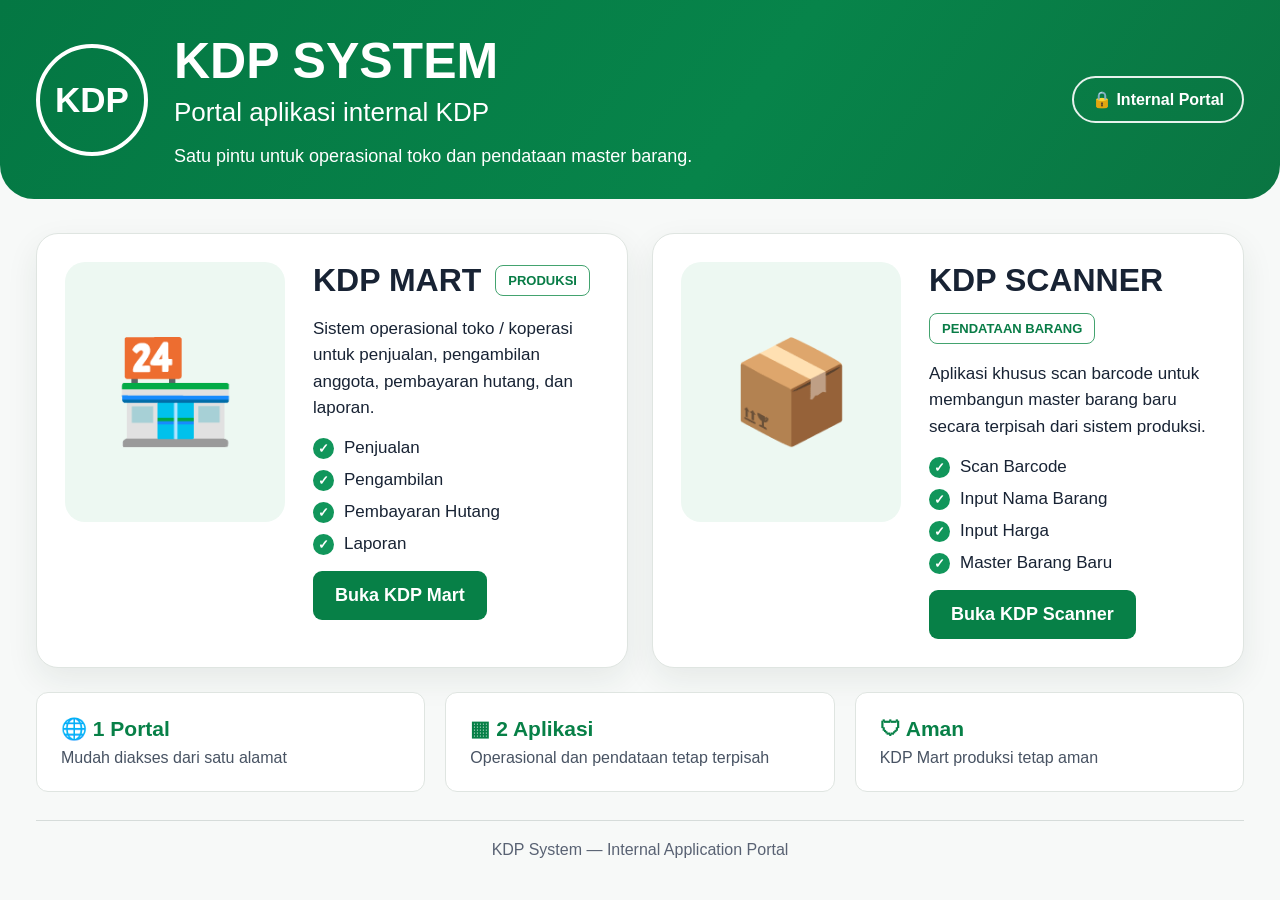
<file: index.html>
<!doctype html>
<html lang="id">
<head>
  <meta charset="utf-8">
  <meta name="viewport" content="width=device-width,initial-scale=1">
  <meta name="theme-color" content="#078047">
  <title>KDP System</title>
  <link rel="stylesheet" href="styles.css">
  <script src="config.js"></script>
</head>
<body class="portal-body">
  <header class="hero">
    <div class="hero-inner">
      <div class="brand-wrap">
        <div class="logo-circle">KDP</div>
        <div>
          <h1>KDP SYSTEM</h1>
          <div class="subtitle">Portal aplikasi internal KDP</div>
          <p>Satu pintu untuk operasional toko dan pendataan master barang.</p>
        </div>
      </div>
      <div class="badge">🔒 Internal Portal</div>
    </div>
  </header>

  <main class="content">
    <section class="apps-grid">
      <article class="app-card">
        <div class="visual">🏪</div>
        <div class="app-content">
          <div class="title-row"><h2>KDP MART</h2><span>PRODUKSI</span></div>
          <p>Sistem operasional toko / koperasi untuk penjualan, pengambilan anggota, pembayaran hutang, dan laporan.</p>
          <ul>
            <li>Penjualan</li>
            <li>Pengambilan</li>
            <li>Pembayaran Hutang</li>
            <li>Laporan</li>
          </ul>
          <a class="open-btn" href="mart.html">Buka KDP Mart</a>
        </div>
      </article>

      <article class="app-card">
        <div class="visual">📦</div>
        <div class="app-content">
          <div class="title-row"><h2>KDP SCANNER</h2><span>PENDATAAN BARANG</span></div>
          <p>Aplikasi khusus scan barcode untuk membangun master barang baru secara terpisah dari sistem produksi.</p>
          <ul>
            <li>Scan Barcode</li>
            <li>Input Nama Barang</li>
            <li>Input Harga</li>
            <li>Master Barang Baru</li>
          </ul>
          <a class="open-btn" href="scanner.html">Buka KDP Scanner</a>
        </div>
      </article>
    </section>

    <section class="info-grid">
      <div class="info-card"><b>🌐 1 Portal</b><span>Mudah diakses dari satu alamat</span></div>
      <div class="info-card"><b>▦ 2 Aplikasi</b><span>Operasional dan pendataan tetap terpisah</span></div>
      <div class="info-card"><b>🛡 Aman</b><span>KDP Mart produksi tetap aman</span></div>
    </section>

    <footer>KDP System — Internal Application Portal</footer>
  </main>
</body>
</html>
</file>
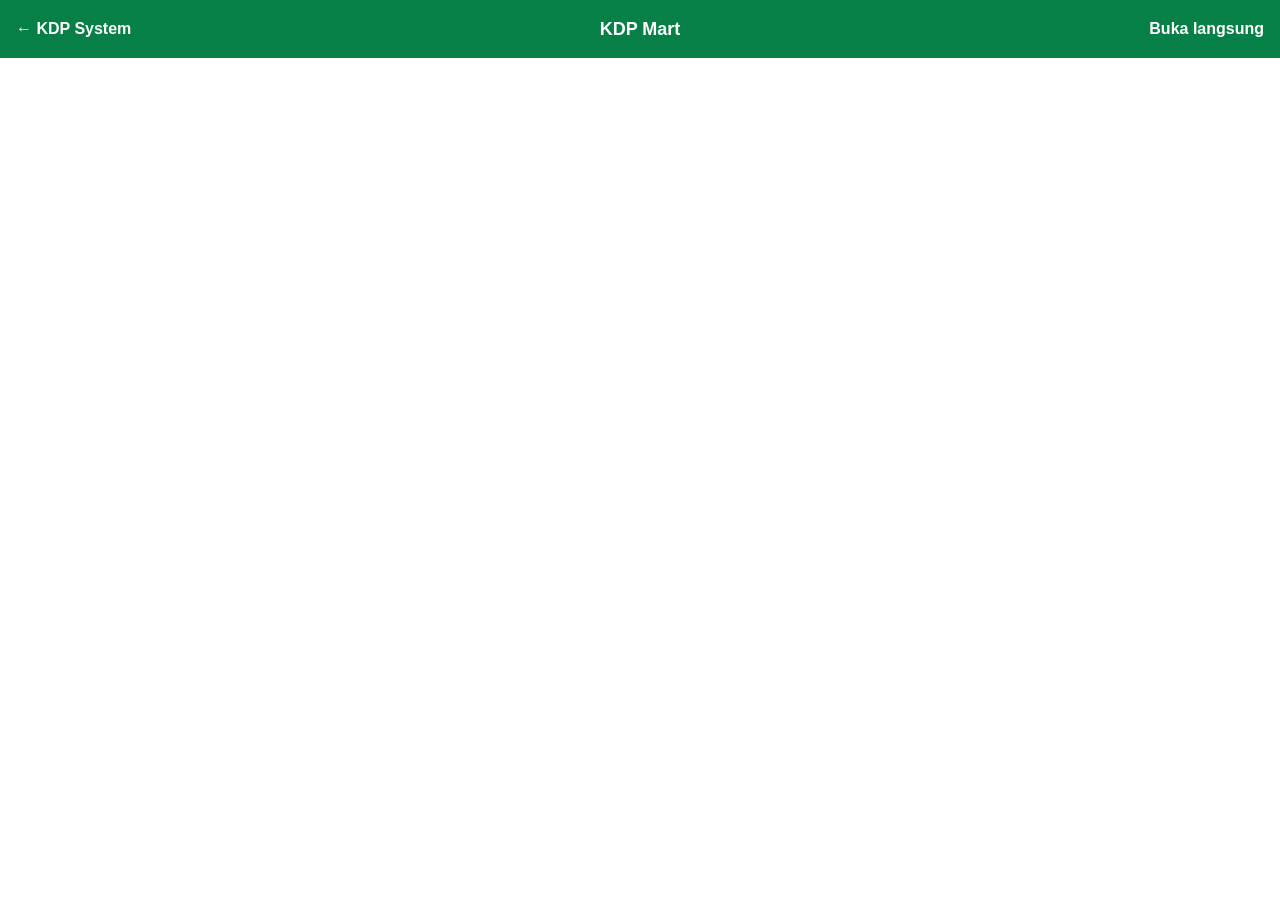
<file: mart.html>
<!doctype html>
<html lang="id">
<head>
  <meta charset="utf-8">
  <meta name="viewport" content="width=device-width,initial-scale=1">
  <meta name="theme-color" content="#078047">
  <title>KDP Mart | KDP System</title>
  <link rel="stylesheet" href="styles.css">
  <script src="config.js"></script>
</head>
<body class="app-page">
  <div class="app-topbar">
    <a href="index.html" class="back-btn">← KDP System</a>
    <div class="app-page-title">KDP Mart</div>
    <a id="open-direct" href="#" target="_blank" rel="noopener" class="direct-btn">Buka langsung</a>
  </div>

  <div id="loading" class="loading-screen">
    <div class="spinner"></div>
    <div>Memuat KDP Mart...</div>
  </div>

  <div id="error-box" class="error-box hidden">
    URL aplikasi belum diisi di <code>config.js</code>.
  </div>

  <iframe id="app-frame" class="app-frame" title="KDP Mart"></iframe>

  <script>
    (function () {
      const cfg = window.KDP_PORTAL_CONFIG || {};
      const url = cfg.kdpMartUrl || "";
      const valid = /^https:\/\/script\.google\.com\/macros\/s\/.+\/exec(?:\?.*)?$/i.test(String(url).trim());

      const frame = document.getElementById("app-frame");
      const loading = document.getElementById("loading");
      const errorBox = document.getElementById("error-box");
      const direct = document.getElementById("open-direct");

      if (!valid) {
        loading.classList.add("hidden");
        errorBox.classList.remove("hidden");
        frame.classList.add("hidden");
        direct.classList.add("hidden");
        return;
      }

      direct.href = url;
      frame.src = url;

      frame.addEventListener("load", function () {
        loading.classList.add("hidden");
      });
    })();
  </script>
</body>
</html>
</file>
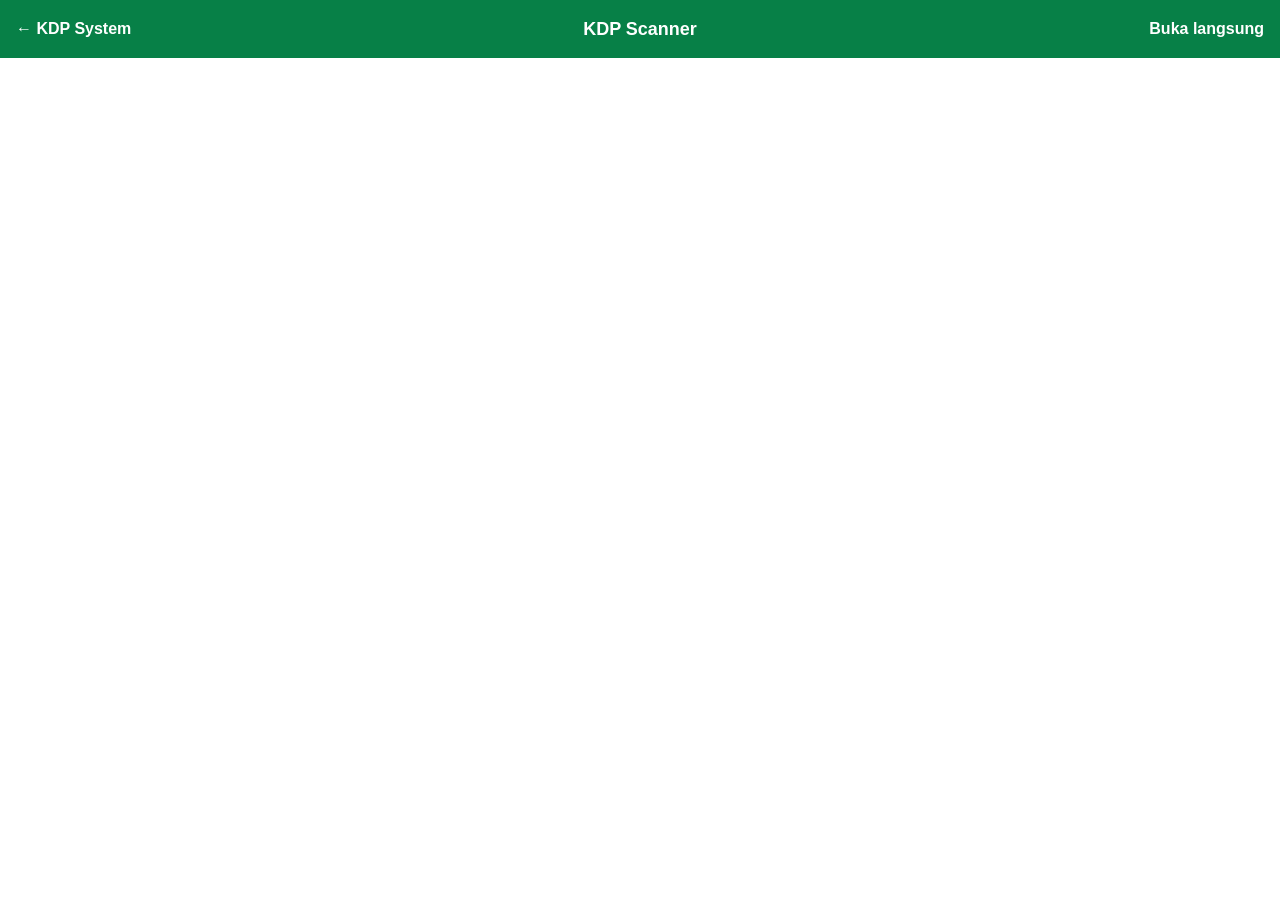
<file: scanner.html>
<!doctype html>
<html lang="id">
<head>
  <meta charset="utf-8">
  <meta name="viewport" content="width=device-width,initial-scale=1">
  <meta name="theme-color" content="#078047">
  <title>KDP Scanner | KDP System</title>
  <link rel="stylesheet" href="styles.css">
  <script src="config.js"></script>
</head>
<body class="app-page">
  <div class="app-topbar">
    <a href="index.html" class="back-btn">← KDP System</a>
    <div class="app-page-title">KDP Scanner</div>
    <a id="open-direct" href="#" target="_blank" rel="noopener" class="direct-btn">Buka langsung</a>
  </div>

  <div id="loading" class="loading-screen">
    <div class="spinner"></div>
    <div>Memuat KDP Scanner...</div>
  </div>

  <div id="error-box" class="error-box hidden">
    URL aplikasi belum diisi di <code>config.js</code>.
  </div>

  <iframe id="app-frame" class="app-frame" title="KDP Scanner"></iframe>

  <script>
    (function () {
      const cfg = window.KDP_PORTAL_CONFIG || {};
      const url = cfg.kdpScannerUrl || "";
      const valid = /^https:\/\/script\.google\.com\/macros\/s\/.+\/exec(?:\?.*)?$/i.test(String(url).trim());

      const frame = document.getElementById("app-frame");
      const loading = document.getElementById("loading");
      const errorBox = document.getElementById("error-box");
      const direct = document.getElementById("open-direct");

      if (!valid) {
        loading.classList.add("hidden");
        errorBox.classList.remove("hidden");
        frame.classList.add("hidden");
        direct.classList.add("hidden");
        return;
      }

      direct.href = url;
      frame.src = url;

      frame.addEventListener("load", function () {
        loading.classList.add("hidden");
      });
    })();
  </script>
</body>
</html>
</file>
<file: styles.css>
*{box-sizing:border-box}html,body{margin:0;min-height:100%;font-family:Arial,Helvetica,sans-serif;background:#f7f9f8;color:#182334}
.hero{background:linear-gradient(125deg,#047743,#07844a 58%,#0a7542);color:#fff;border-radius:0 0 34px 34px}
.hero-inner{width:min(1500px,calc(100% - 72px));margin:auto;padding:32px 0;display:flex;justify-content:space-between;align-items:center;gap:24px}
.brand-wrap{display:flex;align-items:center;gap:26px}.logo-circle{width:112px;height:112px;border:4px solid #fff;border-radius:50%;display:grid;place-items:center;font-size:35px;font-weight:800}
h1{font-size:50px;margin:0}.subtitle{font-size:26px;margin-top:7px}.hero p{font-size:18px;margin-bottom:0}.badge{border:2px solid rgba(255,255,255,.9);padding:12px 18px;border-radius:999px;font-weight:700}
.content{width:min(1500px,calc(100% - 72px));margin:34px auto}.apps-grid{display:grid;grid-template-columns:1fr 1fr;gap:24px}.app-card{background:#fff;border:1px solid #dfe5e1;border-radius:22px;padding:28px;display:grid;grid-template-columns:220px 1fr;gap:28px;box-shadow:0 12px 32px rgba(27,48,37,.08)}
.visual{height:260px;border-radius:20px;background:#edf8f2;display:grid;place-items:center;font-size:100px}.title-row{display:flex;align-items:center;gap:14px;flex-wrap:wrap}.title-row h2{font-size:32px;margin:0}.title-row span{border:1px solid #43a36f;padding:7px 12px;border-radius:8px;color:#087c46;font-weight:800;font-size:13px}
.app-content p{font-size:17px;line-height:1.55}.app-content ul{list-style:none;padding:0}.app-content li{margin:11px 0;font-size:17px}.app-content li:before{content:"✓";display:inline-grid;place-items:center;width:21px;height:21px;border-radius:50%;background:#11965b;color:#fff;margin-right:10px;font-size:13px;font-weight:800}
.open-btn{display:inline-flex;background:#078047;color:#fff;text-decoration:none;padding:14px 22px;border-radius:9px;font-weight:800;font-size:18px}
.info-grid{display:grid;grid-template-columns:repeat(3,1fr);gap:20px;margin-top:24px}.info-card{background:#fff;border:1px solid #dfe5e1;border-radius:12px;padding:24px;display:flex;flex-direction:column;gap:8px}.info-card b{font-size:21px;color:#078047}.info-card span{color:#485363}
footer{text-align:center;border-top:1px solid #d6dcda;margin-top:28px;padding-top:20px;color:#596273}
.app-page{overflow:hidden;background:#fff}.app-topbar{height:58px;background:#078047;color:#fff;display:grid;grid-template-columns:1fr auto 1fr;align-items:center;padding:0 16px;gap:12px}.back-btn,.direct-btn{color:#fff;text-decoration:none;font-weight:700}.direct-btn{justify-self:end}.app-page-title{font-weight:800;font-size:18px}
.app-frame{position:fixed;left:0;right:0;top:58px;bottom:0;width:100%;height:calc(100vh - 58px);border:0;background:#fff}.loading-screen{position:fixed;inset:58px 0 0 0;z-index:2;background:#f7f9f8;display:flex;align-items:center;justify-content:center;gap:12px;font-weight:700}.spinner{width:26px;height:26px;border:3px solid #cfe5d7;border-top-color:#078047;border-radius:50%;animation:spin .8s linear infinite}@keyframes spin{to{transform:rotate(360deg)}}.error-box{margin:24px;padding:18px;border-radius:10px;background:#fff7df;border:1px solid #efd28e;color:#6e520d}.hidden{display:none!important}
@media(max-width:900px){.hero-inner{width:calc(100% - 28px);align-items:flex-start;flex-direction:column}.brand-wrap{align-items:flex-start}.logo-circle{width:75px;height:75px;font-size:24px}.hero-inner h1{font-size:34px}.subtitle{font-size:19px}.content{width:calc(100% - 28px);margin-top:20px}.apps-grid,.info-grid{grid-template-columns:1fr}.app-card{grid-template-columns:1fr}.visual{height:190px}.app-topbar{grid-template-columns:auto 1fr auto}.app-page-title{text-align:center;font-size:15px}.back-btn,.direct-btn{font-size:12px}}
</file>
